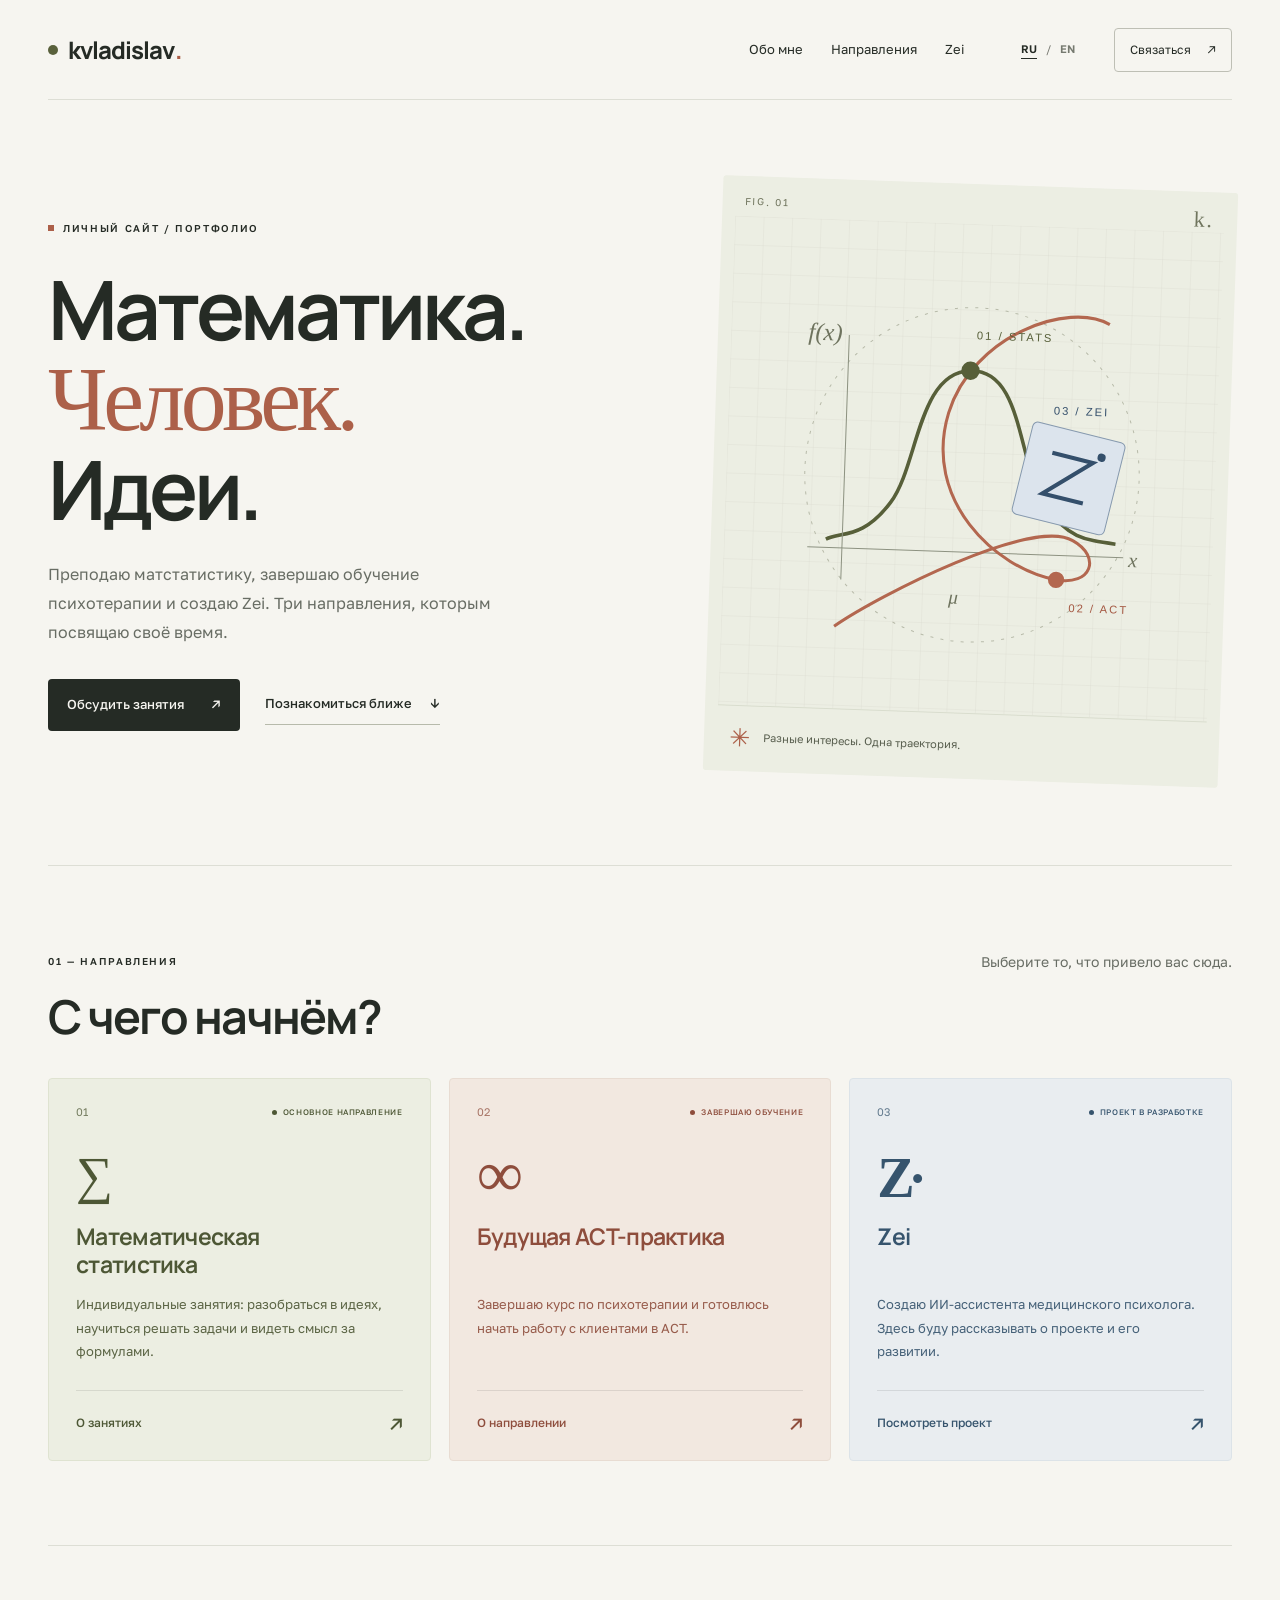
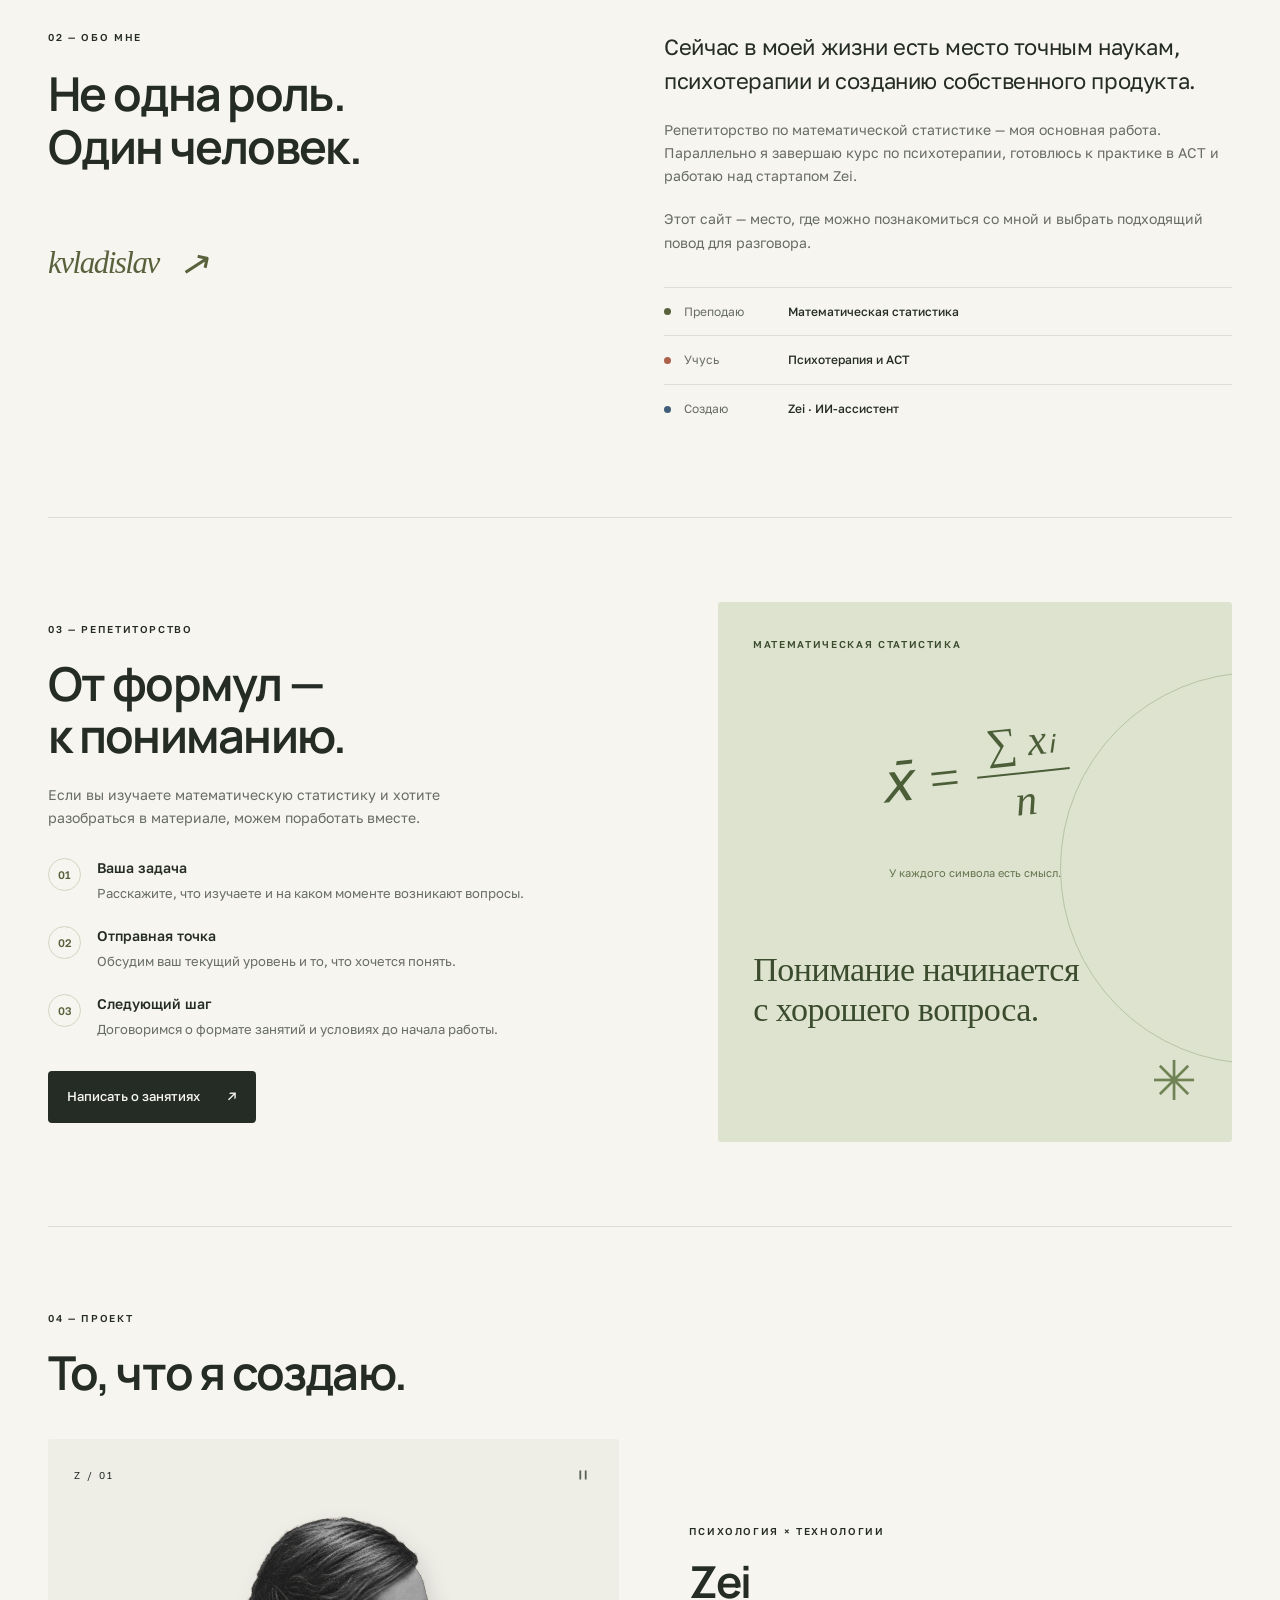
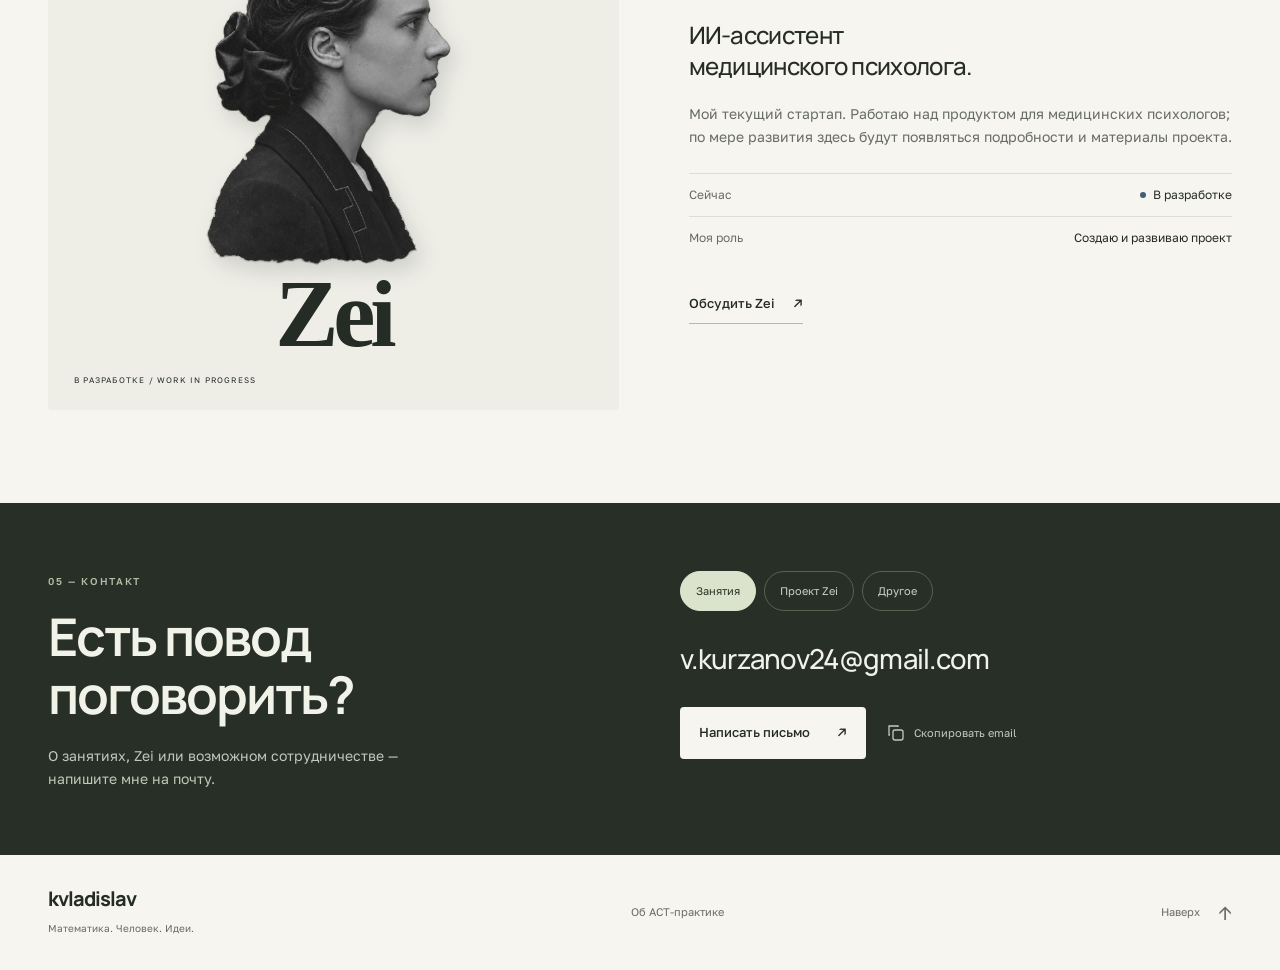
<file: index.html>
<!doctype html>
<html lang="ru">
<head>
  <meta charset="utf-8"><meta name="viewport" content="width=device-width, initial-scale=1">
  <title>kvladislav — матстатистика, ACT и Zei</title>
  <meta name="description" content="Личный сайт kvladislav: матстатистика, обучение психотерапии и стартап Zei.">
  <meta name="theme-color" content="#f6f5f0">
  <link rel="icon" href="favicon.svg" type="image/svg+xml"><link rel="stylesheet" href="styles.css"><link rel="stylesheet" href="zei-logo.css">
  <script defer src="content.js"></script><script defer src="app.js"></script>
</head>
<body id="top" data-page="home">
  <a class="skip-link" href="#main" data-i18n="skip">К содержимому</a>
  <header class="site-header wrap">
    <a class="brand" href="index.html" data-page-link data-i18n-aria="homeLabel"><span class="brand-dot"></span><span data-name>kvladislav</span><span class="brand-period">.</span></a>
    <nav class="desktop-nav" aria-label="Основная навигация" data-i18n-aria="navLabel"><a href="#about" data-i18n="navAbout">Обо мне</a><a href="#directions" data-i18n="navDirections">Направления</a><a href="#zei" data-i18n="navProject">Zei</a></nav>
    <div class="header-actions"><div class="language-switch" role="group" data-i18n-aria="languageLabel"><button data-language="ru" aria-label="Русский" aria-pressed="true">RU</button><span>/</span><button data-language="en" aria-label="English" aria-pressed="false">EN</button></div><a class="header-contact" href="#contact"><span data-i18n="navContact">Связаться</span><span aria-hidden="true">↗</span></a></div>
  </header>
  <main id="main">
    <section class="hero wrap" aria-labelledby="hero-heading">
      <div class="hero-copy"><p class="eyebrow"><span class="tiny-square"></span><span data-i18n="eyebrow">ЛИЧНЫЙ САЙТ / ПОРТФОЛИО</span></p>
        <h1 id="hero-heading"><span data-i18n="heroOne">Математика.</span><span class="serif terracotta" data-i18n="heroTwo">Человек.</span><span data-i18n="heroThree">Идеи.</span></h1>
        <p class="hero-intro" data-i18n="intro">Преподаю матстатистику, завершаю обучение психотерапии и создаю Zei. Три направления, которым посвящаю своё время.</p>
        <div class="hero-buttons"><a class="button dark" data-mail="stats" href="mailto:v.kurzanov24@gmail.com"><span data-i18n="primaryCta">Обсудить занятия</span><span aria-hidden="true">↗</span></a><a class="text-link" href="#about"><span data-i18n="secondaryCta">Познакомиться ближе</span><span aria-hidden="true">↓</span></a></div>
      </div>
      <figure class="hero-art">
        <div class="art-corner top-left" aria-hidden="true">FIG. 01</div><div class="art-corner top-right" aria-hidden="true">k.</div>
        <svg class="trajectory" viewBox="0 0 480 480" role="img" data-i18n-aria="graphicLabel">
          <defs><pattern id="grid" width="28" height="28" patternUnits="userSpaceOnUse"><path d="M 28 0 L 0 0 0 28" fill="none" stroke="#dadbd0" stroke-width=".7"/></pattern></defs>
          <rect width="480" height="480" fill="url(#grid)"/>
          <circle cx="241" cy="246" r="164" fill="none" stroke="#b8bbaa" stroke-width="1" stroke-dasharray="3 7"/>
          <path d="M100 314 C115 306 136 313 162 276 C188 240 184 147 236 144 C289 141 285 237 315 274 C336 304 353 306 384 309" fill="none" stroke="#575f39" stroke-width="3.5"/>
          <path d="M82 322 H392 M116 353 V113" fill="none" stroke="#8d9281" stroke-width="1"/>
          <path d="M371 94 C330 72 237 109 216 186 C193 272 267 337 327 346 C362 351 371 322 342 307 C302 285 154 367 111 399" fill="none" stroke="#b3674f" stroke-width="3"/>
          <circle cx="236" cy="144" r="9" fill="#575f39"/><circle cx="327" cy="346" r="8" fill="#b3674f"/>
          <g transform="translate(300 191) rotate(12)"><rect width="93" height="93" rx="5" fill="#dce4ed" stroke="#879aaf"/><path d="M25 26 H66 L25 67 H66" fill="none" stroke="#344f6b" stroke-width="4"/><circle cx="73" cy="19" r="4" fill="#344f6b"/></g>
          <g fill="#6e735e" font-family="Georgia,serif" font-style="italic"><text x="76" y="119" font-size="24">f(x)</text><text x="397" y="331" font-size="20">x</text><text x="222" y="373" font-size="19">μ</text></g>
          <g font-family="Arial,sans-serif" font-size="11" letter-spacing="2"><text x="241" y="113" fill="#575f39">01 / STATS</text><text x="340" y="377" fill="#a35640">02 / ACT</text><text x="319" y="184" fill="#344f6b">03 / ZEI</text></g>
        </svg>
        <figcaption><span class="small-star" aria-hidden="true">✳</span><span data-i18n="graphicCaption">Разные интересы. Одна траектория.</span></figcaption>
      </figure>
    </section>
    <section class="directions wrap section" id="directions" aria-labelledby="directions-heading">
      <div class="section-top"><p class="eyebrow" data-i18n="directionLabel">01 — НАПРАВЛЕНИЯ</p><p class="quiet" data-i18n="directionIntro">Выберите то, что привело вас сюда.</p></div>
      <h2 id="directions-heading" data-i18n="directionTitle">С чего начнём?</h2>
      <div class="direction-grid">
        <a class="direction-card stats-card" href="#tutoring"><div class="card-top"><span class="card-number">01</span><span class="status"><i></i><span data-i18n="statsStatus">ОСНОВНОЕ НАПРАВЛЕНИЕ</span></span></div><span class="direction-symbol" aria-hidden="true">∑</span><h3 data-i18n="statsTitle">Математическая статистика</h3><p data-i18n="statsShort">Индивидуальные занятия: разобраться в идеях, научиться решать задачи и видеть смысл за формулами.</p><span class="card-link"><span data-i18n="statsLink">О занятиях</span><span aria-hidden="true">↗</span></span></a>
        <a class="direction-card act-card" href="act.html" data-page-link><div class="card-top"><span class="card-number">02</span><span class="status"><i></i><span data-i18n="actStatus">ЗАВЕРШАЮ ОБУЧЕНИЕ</span></span></div><span class="direction-symbol loop" aria-hidden="true">∞</span><h3 data-i18n="actTitle">Будущая ACT-практика</h3><p data-i18n="actShort">Завершаю курс по психотерапии и готовлюсь начать работу с клиентами в ACT.</p><span class="card-link"><span data-i18n="actLink">О направлении</span><span aria-hidden="true">↗</span></span></a>
        <a class="direction-card zei-card" href="#zei"><div class="card-top"><span class="card-number">03</span><span class="status"><i></i><span data-i18n="zeiStatus">ПРОЕКТ В РАЗРАБОТКЕ</span></span></div><span class="direction-symbol zei-symbol" aria-hidden="true">Z<span>·</span></span><h3 data-i18n="zeiTitle">Zei</h3><p data-i18n="zeiShort">Создаю ИИ-ассистента медицинского психолога. Здесь буду рассказывать о проекте и его развитии.</p><span class="card-link"><span data-i18n="zeiLink">Посмотреть проект</span><span aria-hidden="true">↗</span></span></a>
      </div>
    </section>
    <section id="about" class="about section wrap" aria-labelledby="about-heading">
      <div><p class="eyebrow" data-i18n="aboutLabel">02 — ОБО МНЕ</p><h2 class="multiline" id="about-heading" data-i18n="aboutTitle">Не одна роль.&#10;Один человек.</h2><div class="signature" aria-hidden="true"><span data-name>kvladislav</span><span class="signature-arrow">↗</span></div></div>
      <div class="about-copy"><p class="lead" data-i18n="aboutLead">Сейчас в моей жизни есть место точным наукам, психотерапии и созданию собственного продукта.</p><p data-i18n="aboutBody">Репетиторство по математической статистике — моя основная работа. Параллельно я завершаю курс по психотерапии, готовлюсь к практике в ACT и работаю над стартапом Zei.</p><p data-i18n="aboutNote">Этот сайт — место, где можно познакомиться со мной и выбрать подходящий повод для разговора.</p><div class="path-list"><div><span class="path-dot olive-bg"></span><span data-i18n="pathOne">Преподаю</span><strong data-i18n="pathOneText">Математическая статистика</strong></div><div><span class="path-dot terra-bg"></span><span data-i18n="pathTwo">Учусь</span><strong data-i18n="pathTwoText">Психотерапия и ACT</strong></div><div><span class="path-dot blue-bg"></span><span data-i18n="pathThree">Создаю</span><strong data-i18n="pathThreeText">Zei · ИИ-ассистент</strong></div></div></div>
    </section>
    <section id="tutoring" class="tutoring section wrap" aria-labelledby="tutor-heading">
      <div class="tutor-copy"><p class="eyebrow" data-i18n="tutorLabel">03 — РЕПЕТИТОРСТВО</p><h2 id="tutor-heading" class="multiline" data-i18n="tutorTitle">От формул —&#10;к пониманию.</h2><p class="section-intro" data-i18n="tutorText">Если вы изучаете математическую статистику и хотите разобраться в материале, можем поработать вместе.</p><ol class="lesson-steps"><li><div><h3 data-i18n="tutorStepOne">Ваша задача</h3><p data-i18n="tutorStepOneText">Расскажите, что изучаете и на каком моменте возникают вопросы.</p></div></li><li><div><h3 data-i18n="tutorStepTwo">Отправная точка</h3><p data-i18n="tutorStepTwoText">Обсудим ваш текущий уровень и то, что хочется понять.</p></div></li><li><div><h3 data-i18n="tutorStepThree">Следующий шаг</h3><p data-i18n="tutorStepThreeText">Договоримся о формате занятий и условиях до начала работы.</p></div></li></ol><a class="button dark" data-mail="stats" href="mailto:v.kurzanov24@gmail.com"><span data-i18n="tutorCta">Написать о занятиях</span><span aria-hidden="true">↗</span></a></div>
      <aside class="tutor-poster"><p class="eyebrow" data-i18n="tutorAsideCaption">МАТЕМАТИЧЕСКАЯ СТАТИСТИКА</p><div class="poster-formula" aria-hidden="true"><span class="formula-x">x̄ = <span class="fraction"><span>∑ xᵢ</span><span>n</span></span></span></div><p class="formula-caption" data-i18n="formulaCaption">У каждого символа есть смысл.</p><p class="poster-quote serif multiline" data-i18n="tutorAside">Понимание начинается&#10;с хорошего вопроса.</p><span class="poster-star" aria-hidden="true">✳</span></aside>
    </section>
    <section id="zei" class="project section wrap" aria-labelledby="project-heading"><p class="eyebrow" data-i18n="projectLabel">04 — ПРОЕКТ</p><h2 id="project-heading" data-i18n="projectHeadline">То, что я создаю.</h2><div class="project-showcase"><div class="zei-art">
  <div class="zei-art-top"><span>Z / 01</span><button class="zei-motion-toggle" type="button" data-zei-toggle data-i18n-aria="zeiPause" aria-label="Приостановить анимацию Zei"><svg viewBox="0 0 20 20" width="18" height="18" aria-hidden="true"><path class="zei-pause-icon" d="M7 5v10M13 5v10" fill="none" stroke="currentColor" stroke-width="2"/><path class="zei-play-icon" d="m7 4 9 6-9 6Z" fill="currentColor"/></svg></button></div>
  <div class="zei-logo-stage" role="img" data-i18n-aria="zeiLogoLabel" aria-label="Zei — рваный фотопортрет Блюмы Зейгарник с расходящимися чернильными волнами">
    <svg class="zei-waves" viewBox="0 0 500 600" fill="none" aria-hidden="true"><defs><g id="zei-ink-loop" stroke="currentColor" stroke-width="1.25" stroke-linecap="round" stroke-linejoin="round">
    <path d="M252 37 C273 35 293 40 311 46 C332 51 351 63 366 78 C382 92 396 111 406 130 C418 151 426 173 432 196 C437 218 437 237 440 258 C444 281 441 302 442 323 C443 346 437 368 434 389 C429 410 422 434 412 454 C402 476 388 495 372 511 C357 528 338 541 318 550 C297 561 275 565 253 566 C231 568 208 563 188 558 C165 550 145 540 127 524 C109 510 94 491 81 471 C69 450 60 427 54 404 C47 382 42 358 41 334 C38 311 41 288 43 266 C44 241 48 220 53 197 C60 175 68 153 79 133 C91 113 106 95 123 80 C141 65 161 54 182 46 C203 39 227 36 248 38 C254 38 260 39 266 40"/>
    <path d="M407 133 C419 156 425 176 430 196" opacity=".50" stroke-width=".7"/>
    <path d="M87 479 C99 497 114 515 132 527" opacity=".43" stroke-width=".7"/>
    <path d="M221 569 C236 572 251 571 264 570" opacity=".38" stroke-width=".65"/>
  </g></defs><g class="zei-wave"><use href="#zei-ink-loop"/></g><g class="zei-wave"><use href="#zei-ink-loop"/></g><g class="zei-wave"><use href="#zei-ink-loop"/></g><g class="zei-wave"><use href="#zei-ink-loop"/></g></svg>
    <div class="zei-portrait-sway"><img class="zei-portrait" src="assets/zei-profile-torn-cutout.png" width="1117" height="1408" alt="" loading="lazy" decoding="async"></div>
    <span class="zei-print-wordmark" aria-hidden="true">Zei</span>
  </div>
  <p data-i18n="projectWordmarkCaption">В РАЗРАБОТКЕ / WORK IN PROGRESS</p>
</div><div class="project-copy"><p class="eyebrow" data-i18n="projectCategory">ПСИХОЛОГИЯ × ТЕХНОЛОГИИ</p><h3 data-i18n="projectTitle">Zei</h3><p class="project-description multiline" data-i18n="projectDescription">ИИ-ассистент&#10;медицинского психолога.</p><p class="project-body" data-i18n="projectBody">Мой текущий стартап. Работаю над продуктом для медицинских психологов; по мере развития здесь будут появляться подробности и материалы проекта.</p><dl class="project-facts"><div><dt data-i18n="projectStage">Сейчас</dt><dd><i class="blue-bg"></i><span data-i18n="projectStageValue">В разработке</span></dd></div><div><dt data-i18n="projectRole">Моя роль</dt><dd data-i18n="projectRoleValue">Создаю и развиваю проект</dd></div></dl><a class="text-link" data-mail="project" href="mailto:v.kurzanov24@gmail.com"><span data-i18n="projectCta">Обсудить Zei</span><span aria-hidden="true">↗</span></a></div></div></section>
    <section id="contact" class="contact" aria-labelledby="contact-heading"><div class="wrap contact-inner"><div><p class="eyebrow" data-i18n="contactLabel">05 — КОНТАКТ</p><h2 id="contact-heading" class="multiline" data-i18n="contactTitle">Есть повод&#10;поговорить?</h2><p data-i18n="contactIntro">О занятиях, Zei или возможном сотрудничестве — напишите мне на почту.</p></div><div class="contact-action"><div class="topic-switch" role="group" data-i18n-aria="contactSubjectLabel"><button data-topic="stats" aria-pressed="true" data-i18n="contactStats">Занятия</button><button data-topic="project" aria-pressed="false" data-i18n="contactProject">Проект Zei</button><button data-topic="other" aria-pressed="false" data-i18n="contactOther">Другое</button></div><a class="email-address" data-mail="selected" href="mailto:v.kurzanov24@gmail.com" data-email>v.kurzanov24@gmail.com</a><div class="contact-buttons"><a class="button light" data-mail="selected" href="mailto:v.kurzanov24@gmail.com"><span data-i18n="emailCta">Написать письмо</span><span aria-hidden="true">↗</span></a><button class="copy-button" data-copy data-i18n-aria="copyLabel"><svg width="20" height="20" viewBox="0 0 20 20" fill="none" stroke="currentColor" stroke-width="1.3" aria-hidden="true"><rect x="7" y="7" width="10" height="10" rx="2"/><path d="M12 4V3H3v9h1"/></svg><span data-i18n="copyLabel">Скопировать email</span></button></div><p id="copy-status" role="status" aria-live="polite"></p></div></div></section>
  </main>
  <footer class="site-footer wrap"><div><a class="brand" href="#top" data-name>kvladislav</a><p data-i18n="footerLine">Математика. Человек. Идеи.</p></div><a href="act.html" data-page-link data-i18n="footerAct">Об ACT-практике</a><a class="back-top" href="#top"><span data-i18n="backTop">Наверх</span><span aria-hidden="true">↑</span></a></footer>
</body>
</html>
</file>
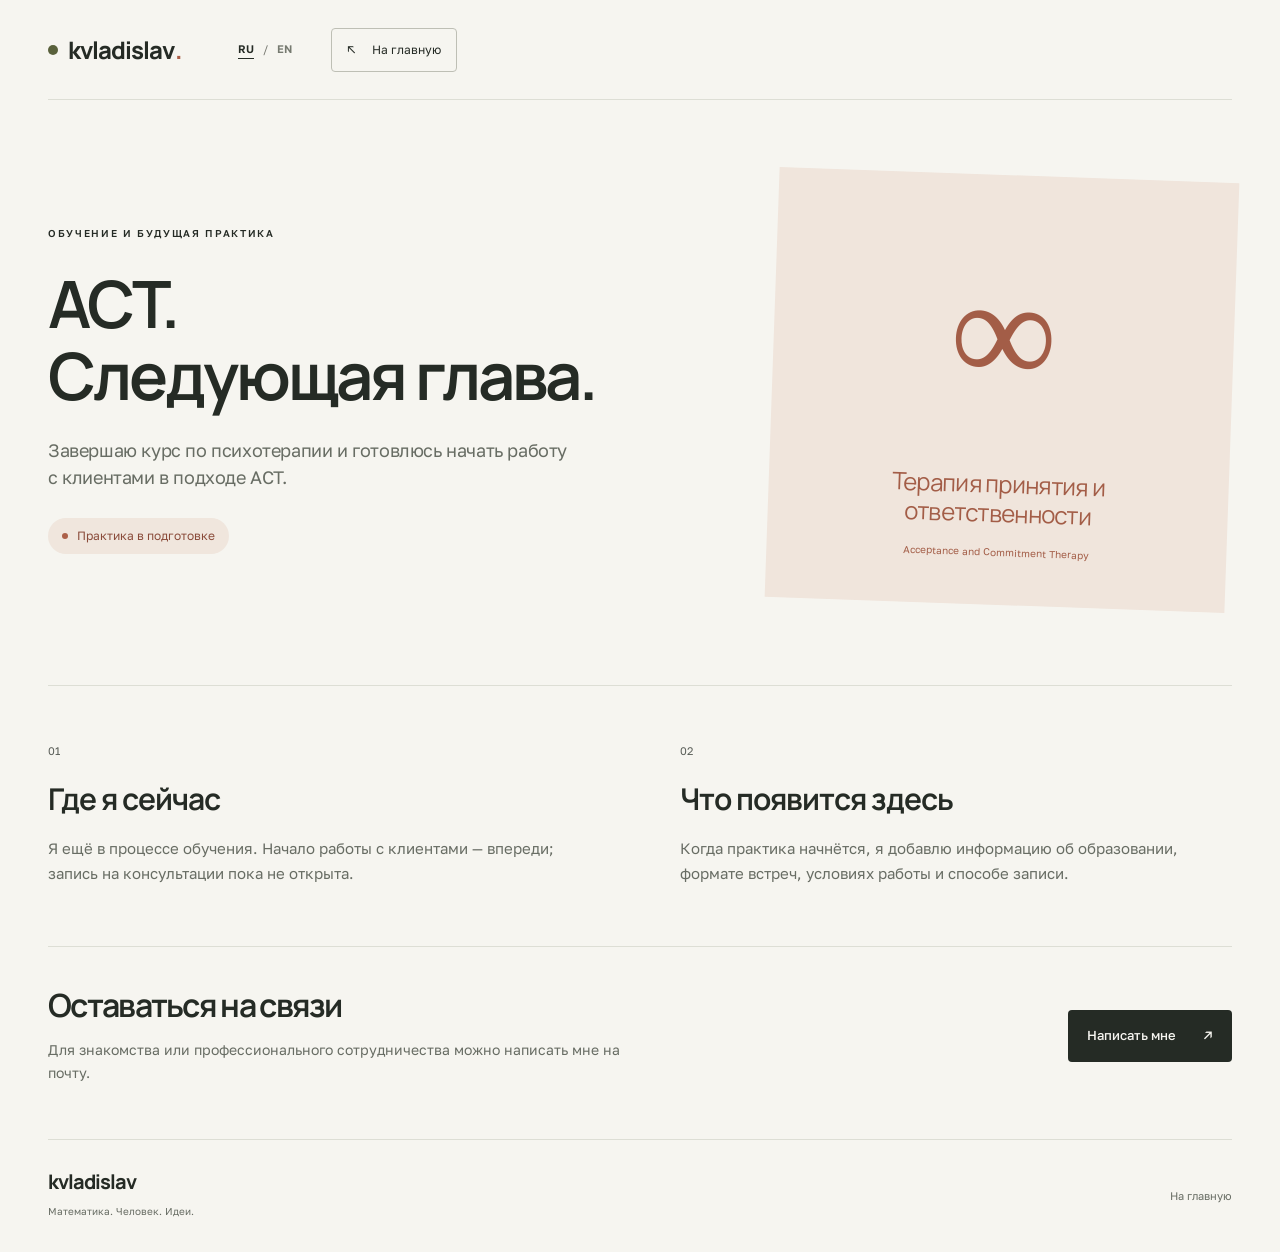
<file: act.html>
<!doctype html>
<html lang="ru"><head><meta charset="utf-8"><meta name="viewport" content="width=device-width, initial-scale=1"><title>ACT — будущая практика · kvladislav</title><meta name="description" content="Обучение психотерапии и подготовка к ACT-практике."><meta name="theme-color" content="#f6f5f0"><link rel="icon" href="favicon.svg" type="image/svg+xml"><link rel="stylesheet" href="styles.css"><script defer src="content.js"></script><script defer src="app.js"></script></head>
<body id="top" data-page="act"><a class="skip-link" href="#main" data-i18n="skip">К содержимому</a><header class="site-header wrap"><a class="brand" href="index.html" data-page-link data-i18n-aria="homeLabel"><span class="brand-dot"></span><span data-name>kvladislav</span><span class="brand-period">.</span></a><div class="header-actions"><div class="language-switch" role="group" data-i18n-aria="languageLabel"><button data-language="ru" aria-label="Русский" aria-pressed="true">RU</button><span>/</span><button data-language="en" aria-label="English" aria-pressed="false">EN</button></div><a class="header-contact" href="index.html" data-page-link><span aria-hidden="true">↖</span><span data-i18n="backHome">На главную</span></a></div></header>
<main id="main" class="wrap act-main"><section class="act-hero"><div><p class="eyebrow" data-i18n="actEyebrow">ОБУЧЕНИЕ И БУДУЩАЯ ПРАКТИКА</p><h1 class="multiline" data-i18n="actHero">ACT.&#10;Следующая глава.</h1><p class="lead" data-i18n="actLead">Завершаю курс по психотерапии и готовлюсь начать работу с клиентами в подходе ACT.</p><span class="act-status"><i class="terra-bg"></i><span data-i18n="actStatusShort">Практика в подготовке</span></span></div><div class="act-art"><span aria-hidden="true">∞</span><p data-i18n="actFullName">Терапия принятия и ответственности</p><small data-i18n="actFullNameEn">Acceptance and Commitment Therapy</small></div></section><section class="act-info"><article><span class="card-number">01</span><h2 data-i18n="actCurrentTitle">Где я сейчас</h2><p data-i18n="actCurrentText">Я ещё в процессе обучения. Начало работы с клиентами — впереди; запись на консультации пока не открыта.</p></article><article><span class="card-number">02</span><h2 data-i18n="actNextTitle">Что появится здесь</h2><p data-i18n="actNextText">Когда практика начнётся, я добавлю информацию об образовании, формате встреч, условиях работы и способе записи.</p></article></section><section class="act-contact"><div><h2 data-i18n="actContactTitle">Оставаться на связи</h2><p data-i18n="actContactText">Для знакомства или профессионального сотрудничества можно написать мне на почту.</p></div><a class="button dark" data-mail="other" href="mailto:v.kurzanov24@gmail.com"><span data-i18n="actContactCta">Написать мне</span><span aria-hidden="true">↗</span></a></section></main><footer class="site-footer wrap"><div><a class="brand" href="index.html" data-page-link data-name>kvladislav</a><p data-i18n="footerLine">Математика. Человек. Идеи.</p></div><a href="index.html" data-page-link data-i18n="backHome">На главную</a></footer></body></html>
</file>
<file: styles.css>
@import url('https://fonts.googleapis.com/css2?family=Golos+Text:wght@400;450;500;550;600;650;700;750&family=Manrope:wght@400;500;600;650;700;750;800&display=swap');
:root{--paper:#f6f5f0;--ink:#252b25;--muted:#686d64;--line:#ddded5;--olive:#59613c;--terra:#ac6049;--blue:#405d79;--sans:'Golos Text',Arial,sans-serif;--display:'Manrope','Golos Text',Arial,sans-serif}
*{box-sizing:border-box}html{scroll-behavior:smooth;scroll-padding-top:30px}body{margin:0;background:var(--paper);color:var(--ink);font-family:var(--sans);font-size:16px;line-height:1.65;-webkit-font-smoothing:antialiased}button,a{-webkit-tap-highlight-color:transparent}a{color:inherit;text-decoration:none}button{font:inherit;cursor:pointer}button,a{touch-action:manipulation}button{color:inherit}a:focus-visible,button:focus-visible{outline:3px solid #a5683d;outline-offset:5px}button:disabled{cursor:default}::selection{background:#d8ddc3}h1,h2,h3,p,figure{margin:0}h1,h2,h3{font-family:var(--display);line-height:1.13;font-weight:650}h2{font-size:clamp(32px,3.65vw,48px);letter-spacing:-1.7px}h3{font-size:24px;letter-spacing:-.7px}p{overflow-wrap:break-word}.wrap{width:min(1200px,calc(100% - 96px));margin-inline:auto}.section{padding-block:84px;border-top:1px solid var(--line)}.eyebrow{font-size:10px;font-weight:550;line-height:1.5;letter-spacing:1.65px}.quiet{font-size:14px;color:var(--muted)}.multiline{white-space:pre-line}.serif{font-family:Georgia,'Times New Roman',serif;font-weight:400}.terracotta{color:var(--terra)}.olive-bg{background:var(--olive)}.terra-bg{background:var(--terra)}.blue-bg{background:var(--blue)}.skip-link{position:fixed;top:-80px;left:20px;background:var(--ink);color:white;padding:12px 20px;z-index:20}.skip-link:focus{top:12px}
.site-header{height:100px;display:flex;align-items:center;gap:50px;border-bottom:1px solid var(--line)}.brand{font-family:var(--display);font-weight:750;letter-spacing:-1px;font-size:24px;display:inline-flex;align-items:center;line-height:1}.brand-dot{width:10px;height:10px;background:var(--olive);margin-right:10px;border-radius:50%}.brand-period{color:var(--terra);margin-left:1px}.desktop-nav{display:flex;gap:28px;margin-left:auto;font-size:13px}.desktop-nav a:hover{color:var(--terra)}.header-actions{display:flex;align-items:center;gap:32px}.language-switch{display:flex;align-items:center;gap:2px;font-size:11px;color:#74766e}.language-switch button{background:none;border:0;padding:12px 7px;font-size:11px;font-weight:600;min-height:44px}.language-switch button[aria-pressed=true]{color:var(--ink);text-decoration:underline;text-underline-offset:5px}.language-switch button[aria-pressed=false]{color:#767a70}.header-contact{font-size:12px;display:flex;gap:16px;align-items:center;border:1px solid #bebfb5;border-radius:4px;padding:10px 15px;min-height:44px}.header-contact:hover{background:#eaece2}
.hero{display:grid;grid-template-columns:1.15fr 1fr;gap:50px;align-items:center;padding-block:72px 86px}.hero-copy>.eyebrow{display:flex;gap:9px;align-items:center;margin-bottom:30px}.tiny-square{width:6px;height:6px;background:var(--terra)}h1{font-size:clamp(58px,6.4vw,84px);letter-spacing:-4px;line-height:1.05}.hero h1 span{display:block}.hero h1 .serif{font-size:1.12em;letter-spacing:-4.5px;line-height:1.03}.hero-intro{font-size:16px;line-height:1.8;color:var(--muted);max-width:450px;margin-top:28px}.hero-buttons{display:flex;align-items:center;gap:25px;margin-top:32px;flex-wrap:wrap}.button{display:inline-flex;gap:27px;justify-content:space-between;align-items:center;min-height:52px;border-radius:4px;padding:14px 19px;font-size:13px;font-weight:500;transition:background .2s,transform .2s}.button:hover{transform:translateY(-2px)}.button.dark{background:var(--ink);color:var(--paper)}.button.dark:hover{background:var(--olive)}.button.light{background:var(--paper);color:var(--ink)}.button.light:hover{background:#e7e9d7}.text-link{display:inline-flex;align-items:center;gap:18px;font-size:13px;font-weight:500;padding-block:9px;border-bottom:1px solid #b7baab}.text-link:hover{color:var(--terra)}.hero-art{position:relative;background:#eceee3;min-width:0;border-radius:3px;padding:40px 13px 0;transform:rotate(2deg);margin:12px 4px 0 8px}.trajectory{display:block;width:100%;height:auto}.art-corner{position:absolute;top:17px;font-size:10px;letter-spacing:1.7px;color:#70755e}.top-left{left:22px}.top-right{right:24px;font-family:Georgia,serif;font-size:22px;line-height:1}.hero-art figcaption{display:flex;align-items:center;gap:13px;font-size:11px;padding:18px 12px 22px;color:#575d4d;border-top:1px solid #d9ddce}.small-star{font-size:25px;line-height:1;color:var(--terra)}
.section-top{display:flex;justify-content:space-between;align-items:center;gap:20px;margin-bottom:16px}.direction-grid{display:grid;grid-template-columns:repeat(3,minmax(0,1fr));gap:18px;margin-top:36px}.direction-card{padding:24px 27px 21px;border:1px solid var(--line);display:flex;flex-direction:column;min-height:380px;border-radius:4px;transition:transform .2s,box-shadow .2s}.direction-card:hover{transform:translateY(-5px);box-shadow:0 12px 28px #252b250b}.stats-card{background:#eceee2;color:#4d5735;border-color:#dfe3d1}.act-card{background:#f2e8e0;color:#8e4d3c;border-color:#e8dcd2}.zei-card{background:#e9edf0;color:#36546d;border-color:#dce3e8}.card-top{display:flex;align-items:center;justify-content:space-between;gap:12px}.card-number{font-size:11px;opacity:.75}.status{font-size:8px;font-weight:500;letter-spacing:.65px;display:flex;align-items:center;gap:6px}.status i{height:5px;width:5px;flex-shrink:0;border-radius:50%;background:currentColor}.direction-symbol{font-family:Georgia,serif;font-size:52px;line-height:1;margin:29px 0 20px;height:53px}.direction-symbol.loop{font-size:65px;line-height:.75}.zei-symbol{font-family:var(--display);font-weight:650;font-size:56px;letter-spacing:-4px}.zei-symbol span{font-size:55px}.direction-card h3{font-size:23px;line-height:1.2;max-width:260px;min-height:56px}.direction-card p{font-size:13px;line-height:1.8;margin-top:14px;flex:1;opacity:.91}.card-link{border-top:1px solid #00000018;padding-top:17px;margin-top:26px;display:flex;justify-content:space-between;align-items:center;font-size:12px;font-weight:500}.card-link>span:last-child{font-size:19px}
.about{display:grid;grid-template-columns:1fr 1.1fr;gap:100px}.about h2{margin-top:22px}.signature{display:flex;align-items:center;gap:22px;font-family:Georgia,serif;font-size:31px;font-style:italic;letter-spacing:-1.5px;color:var(--olive);margin-top:60px}.signature .signature-arrow{font-style:normal;font-size:37px;transform:rotate(12deg)}.lead{font-size:22px;line-height:1.55;letter-spacing:-.4px}.about-copy>p:not(.lead){font-size:14px;color:var(--muted);margin-top:20px}.path-list{margin-top:33px}.path-list>div{border-top:1px solid var(--line);padding:14px 0;display:grid;grid-template-columns:8px 92px 1fr;gap:12px;align-items:center;font-size:12px}.path-dot{width:7px;height:7px;border-radius:50%}.path-list strong{font-weight:500}.path-list>div>span:nth-child(2){color:var(--muted)}
.tutoring{display:grid;grid-template-columns:1.1fr 1fr;gap:105px;align-items:center}.tutor-copy h2{margin-top:20px}.section-intro{font-size:14px;color:var(--muted);margin-top:21px;max-width:460px}.lesson-steps{list-style:none;padding:0;margin:28px 0 30px;counter-reset:lesson}.lesson-steps li{display:flex;gap:16px;counter-increment:lesson;margin-bottom:21px}.lesson-steps li:before{content:'0' counter(lesson);font-size:11px;font-weight:550;color:var(--olive);border:1px solid #d1d7c0;border-radius:50%;height:31px;width:31px;display:flex;align-items:center;justify-content:center;flex-shrink:0;margin-top:1px}.lesson-steps h3{font-family:var(--sans);font-size:14px;letter-spacing:0;font-weight:550;line-height:1.5}.lesson-steps p{font-size:13px;color:var(--muted);line-height:1.7;margin-top:4px}.tutor-poster{background:#dde3cf;color:#3b4b2d;min-height:540px;padding:35px;position:relative;overflow:hidden;border-radius:3px;display:flex;flex-direction:column;justify-content:space-between}.tutor-poster:after{content:'';width:390px;height:390px;position:absolute;right:-220px;top:70px;border:1px solid #b7c3a4;border-radius:50%}.poster-formula{font-family:Georgia,serif;margin-top:65px;display:flex;align-items:center;justify-content:center;flex-direction:row-reverse;gap:8px;color:#4c5e38;transform:rotate(-6deg);font-style:italic}.formula-x{font-size:54px;display:flex;gap:15px;align-items:center}.fraction{display:inline-flex;flex-direction:column;line-height:1;font-size:43px;text-align:center}.fraction>span:first-child{padding:0 12px 9px;border-bottom:2px solid #4c5e38}.fraction>span:last-child{padding-top:5px}.formula-caption{font-size:11px;margin:30px 0 60px;text-align:center;color:#64744d}.poster-quote{font-size:34px;line-height:1.18;letter-spacing:-.5px;z-index:1;max-width:340px}.poster-star{font-size:55px;align-self:flex-end;line-height:1;margin-top:14px;color:#718255}
.project h2{margin-top:20px}.project-showcase{display:grid;grid-template-columns:1.05fr 1fr;gap:70px;margin-top:40px;align-items:center}.zei-art{background:#dce4ec;aspect-ratio:1.04;position:relative;display:flex;flex-direction:column;justify-content:space-between;overflow:hidden;border-radius:3px;color:#344d65;padding:26px}.zei-art-top{display:flex;justify-content:space-between;letter-spacing:2px;font-size:10px;z-index:1}.zei-art-top>span:last-child{font-size:22px;line-height:1}.zei-wordmark{font-family:var(--display);font-size:150px;line-height:1;font-weight:650;letter-spacing:-13px;align-self:center;position:relative;z-index:1;padding-right:27px}.zei-wordmark>span{font-size:60px;position:absolute;top:4px;right:-23px;color:#54718d}.zei-art>p{font-size:9px;letter-spacing:1.4px;z-index:1}.zei-orbit{position:absolute;border:1px solid #b2c2d0;left:-12%;top:17%;width:120%;height:70%;border-radius:50%;transform:rotate(-35deg)}.zei-orbit:after{content:'';position:absolute;border:1px solid #b2c2d0;width:100%;height:100%;border-radius:50%;transform:rotate(55deg)}.project-copy h3{font-size:44px;letter-spacing:-2px;margin:18px 0 12px}.project-description{font-size:24px;font-family:var(--display);font-weight:500;letter-spacing:-.7px;line-height:1.3}.project-body{font-size:14px;color:var(--muted);margin-top:21px}.project-facts{margin:25px 0;font-size:12px}.project-facts>div{display:flex;justify-content:space-between;gap:20px;padding:11px 0;border-top:1px solid var(--line)}.project-facts dt{color:var(--muted)}.project-facts dd{margin:0;text-align:right;display:flex;gap:7px;align-items:center}.project-facts i{width:6px;height:6px;display:block;border-radius:50%;flex-shrink:0}
.contact{background:#282f27;color:#f1f2e8;margin-top:10px;padding-block:68px 62px}.contact-inner{display:grid;grid-template-columns:1fr 1fr;gap:80px;align-items:center}.contact .eyebrow{color:#b4bca7}.contact h2{font-size:52px;letter-spacing:-2px;margin:19px 0}.contact-inner>div>p:last-child{font-size:14px;color:#c2c8b8;max-width:390px}.topic-switch{display:flex;gap:8px;flex-wrap:wrap}.topic-switch button{background:none;color:#ccd2c2;border:1px solid #586250;border-radius:30px;font-size:11px;padding:9px 15px;min-height:40px}.topic-switch button[aria-pressed=true]{background:#dce3cd;color:#293326;border-color:#dce3cd}.topic-switch button:hover{border-color:#dce3cd}.email-address{font-size:clamp(19px,2.15vw,29px);font-family:var(--display);font-weight:500;letter-spacing:-.7px;display:block;margin:25px 0;overflow-wrap:anywhere}.contact-buttons{display:flex;gap:20px;align-items:center;flex-wrap:wrap}.copy-button{background:none;border:0;color:#c4cbbb;display:flex;align-items:center;gap:8px;font-size:11px;padding:12px 0;min-height:44px}.copy-button:hover{color:white}#copy-status{font-size:12px;color:#dce6cd;min-height:22px;margin-top:12px}.site-footer{display:flex;justify-content:space-between;align-items:center;gap:25px;padding-block:32px;font-size:11px;color:var(--muted)}.site-footer .brand{color:var(--ink);font-size:20px}.site-footer p{font-size:10px;margin-top:9px}.back-top{display:flex;gap:18px;align-items:center;padding:10px 0}.back-top span:last-child{font-size:19px}
.act-main{padding-top:55px}.act-hero{display:grid;grid-template-columns:1.4fr 1fr;gap:80px;align-items:center;padding-block:20px 80px}.act-hero h1{font-size:clamp(48px,5.1vw,70px);line-height:1.1;letter-spacing:-3px;margin-top:27px}.act-hero .lead{font-size:18px;color:var(--muted);margin-top:25px;max-width:530px}.act-status{display:inline-flex;align-items:center;gap:9px;background:#f0e6dd;color:#8a4b3a;font-size:12px;padding:8px 14px;border-radius:30px;margin-top:26px}.act-status i{height:6px;width:6px;border-radius:50%}.act-art{background:#f0e5dc;padding:45px 35px;text-align:center;color:#a35d47;transform:rotate(2deg)}.act-art>span{display:block;font-family:Georgia,serif;font-size:150px;line-height:1.5;font-weight:400}.act-art p{font-family:var(--display);font-size:24px;line-height:1.2;margin-top:25px;letter-spacing:-.7px}.act-art small{font-size:10px;display:block;margin-top:16px}.act-info{display:grid;grid-template-columns:1fr 1fr;gap:80px;padding:50px 0 60px;border-top:1px solid var(--line)}.act-info h2{font-size:30px;letter-spacing:-1px;margin:20px 0}.act-info p{font-size:15px;color:var(--muted)}.act-contact{border-top:1px solid var(--line);border-bottom:1px solid var(--line);padding-block:40px 55px;display:flex;align-items:center;justify-content:space-between;gap:50px}.act-contact h2{font-size:32px}.act-contact p{margin-top:15px;font-size:14px;color:var(--muted);max-width:580px}.act-contact .button{flex-shrink:0}
@media(min-width:1450px){.hero{padding-block:90px 100px}.hero-art{max-width:490px;justify-self:end}}
@media(max-width:1100px){.wrap{width:calc(100% - 64px)}.site-header{gap:25px}.desktop-nav{gap:18px}.header-actions{gap:18px}.hero{gap:30px}.hero h1{font-size:68px}.hero-intro{font-size:15px}.hero-buttons{gap:18px}.hero-buttons .text-link{font-size:12px}.direction-card{padding:22px}.status{font-size:7px;letter-spacing:.2px}.direction-card h3{font-size:21px}.about,.tutoring{gap:60px}.project-showcase{gap:45px}.poster-quote{font-size:29px}.tutor-poster{padding:30px}.contact-inner{gap:40px}.contact-buttons{gap:14px}.act-hero{gap:45px}}
@media(max-width:800px){.wrap{width:calc(100% - 40px)}.site-header{height:80px}.desktop-nav{display:none}.header-actions{margin-left:auto}.hero{gap:25px;padding-block:50px 60px;grid-template-columns:1.1fr .9fr}.hero h1{font-size:53px;letter-spacing:-2.7px}.hero h1 .serif{letter-spacing:-2px}.hero-copy>.eyebrow{font-size:8px;letter-spacing:1px}.hero-intro{font-size:13px;line-height:1.8}.hero-art{padding-top:30px;margin-left:0}.hero-art figcaption{font-size:9px;padding-inline:3px;gap:8px}.section{padding-block:55px}.direction-grid{gap:12px}.direction-card{padding:18px 16px}.card-top{align-items:flex-start;gap:6px}.status{font-size:7px;max-width:125px;line-height:1.5}.direction-card h3{font-size:19px;min-height:68px}.direction-card p{font-size:12px}.card-link{font-size:11px}.about{gap:35px}.about .lead{font-size:19px}.path-list>div{grid-template-columns:7px 65px 1fr;gap:8px;font-size:10px}.tutoring{gap:35px}.tutor-poster{padding:25px;min-height:520px}.tutor-poster .eyebrow{font-size:8px}.poster-quote{font-size:26px}.formula-x{font-size:38px;gap:9px}.fraction{font-size:32px}.project-showcase{gap:30px}.zei-wordmark{font-size:115px}.zei-wordmark>span{font-size:45px;right:-10px}.project-description{font-size:22px}.project-body{font-size:13px}.project-facts{font-size:10px}.contact h2{font-size:44px}.contact-inner{gap:30px}.contact-buttons{gap:8px}.email-address{font-size:21px}.act-hero{gap:30px}.act-hero h1{font-size:52px}.act-art{padding:30px 20px}.act-art>span{font-size:110px}.act-art p{font-size:22px}.act-info{gap:35px}}
@media(max-width:620px){.wrap{width:calc(100% - 40px)}.site-header{height:78px;gap:12px}.brand{font-size:22px}.brand-dot{width:8px;height:8px;margin-right:7px}.header-actions{gap:12px}.header-contact{display:none}.language-switch button{font-size:11px;padding-inline:8px}.hero{grid-template-columns:1fr;padding-block:42px 45px;gap:35px}.hero-copy>.eyebrow{font-size:9px;margin-bottom:27px}.hero h1{font-size:clamp(44px,13.5vw,78px);letter-spacing:-3px}.hero h1 .serif{letter-spacing:-3px}.hero-intro{font-size:15px;max-width:100%;margin-top:24px}.hero-buttons{margin-top:24px;gap:18px}.button{font-size:12px;gap:20px;padding:13px 17px}.hero-buttons .text-link{font-size:11px}.hero-art{width:min(100% - 20px,390px);margin:12px auto 0;transform:rotate(1.5deg);padding-top:32px}.hero-art figcaption{font-size:10px;padding:15px 8px 18px}.trajectory{max-height:345px}.section{padding-block:45px}.section-top{display:block;margin-bottom:18px}.section-top .quiet{font-size:12px;margin-top:10px}h2{font-size:35px;letter-spacing:-1.3px}.direction-grid{grid-template-columns:1fr;margin-top:25px;gap:14px}.direction-card{padding:22px 24px;min-height:0;display:grid;grid-template-columns:58px 1fr;column-gap:16px}.card-top{grid-column:1/-1;align-items:center}.status{font-size:8px;max-width:none;letter-spacing:.4px}.direction-symbol{grid-column:1;grid-row:2/4;margin:28px 0 0;font-size:49px}.direction-card h3{font-size:22px;min-height:0;grid-column:2;max-width:100%;margin-top:26px}.direction-card p{grid-column:2;font-size:13px;margin-top:12px}.card-link{grid-column:1/-1;font-size:12px;margin-top:24px;padding-top:15px}.about,.tutoring{grid-template-columns:1fr;gap:30px}.about h2{margin-top:18px}.signature{margin-top:27px;font-size:27px}.about .lead{font-size:21px}.about-copy>p:not(.lead){font-size:14px}.path-list>div{grid-template-columns:7px 77px 1fr;font-size:12px;gap:10px}.tutor-copy h2{margin-top:18px}.tutor-poster{min-height:390px;padding:28px}.tutor-poster .eyebrow{font-size:10px}.poster-formula{margin-top:25px}.formula-x{font-size:46px}.fraction{font-size:36px}.formula-caption{margin:21px 0 35px}.poster-quote{font-size:31px}.poster-star{position:absolute;bottom:26px;right:25px;font-size:40px}.project-showcase{grid-template-columns:1fr;gap:30px;margin-top:28px}.zei-art{aspect-ratio:1.2;max-height:390px}.zei-wordmark{font-size:132px}.zei-wordmark>span{font-size:55px;right:-18px}.project-copy h3{font-size:40px;margin-top:13px}.project-description{font-size:25px}.project-body{font-size:14px}.project-facts{font-size:12px}.contact{padding-block:45px 30px}.contact-inner{grid-template-columns:1fr;gap:28px}.contact h2{font-size:46px}.contact-inner>div>p:last-child{font-size:14px}.email-address{font-size:clamp(21px,6vw,29px);margin:23px 0}.contact-buttons{gap:19px}.topic-switch button{font-size:11px;padding:9px 15px}.site-footer{flex-wrap:wrap;gap:20px;padding-block:28px}.site-footer>div{flex:0 0 100%}.site-footer p{font-size:11px}.site-footer>a{font-size:12px}.act-main{padding-top:30px}.act-hero{grid-template-columns:1fr;gap:35px;padding-bottom:45px}.act-hero h1{font-size:53px;letter-spacing:-2.5px;margin-top:22px}.act-hero .lead{font-size:17px;margin-top:22px}.act-art{width:calc(100% - 10px);margin:auto;padding:25px 30px}.act-art>span{font-size:130px;line-height:1.2}.act-art p{font-size:24px;margin-top:5px}.act-art small{margin-top:14px}.act-info{grid-template-columns:1fr;gap:35px;padding-block:40px}.act-info h2{font-size:28px;margin:15px 0}.act-contact{flex-direction:column;gap:25px;align-items:flex-start;padding-block:35px 45px}.act-contact h2{font-size:29px}}
@media(prefers-reduced-motion:reduce){html{scroll-behavior:auto}*{transition:none!important;animation:none!important}.direction-card:hover,.button:hover{transform:none}}

@media(max-width:360px){.direction-card{display:flex}.direction-symbol{display:none}.direction-card h3{margin-top:22px}.hero-copy,.hero-art,.about-copy,.tutor-copy,.project-copy{min-width:0}.path-list>div{grid-template-columns:7px 65px minmax(0,1fr)}.path-list strong{overflow-wrap:anywhere}.act-hero h1{font-size:46px}.contact h2{font-size:40px}}
</file>
<file: zei-logo.css>
/* Photographic Zei identity: torn edge, planar sway, fine ink waves. */
.zei-art{display:block;aspect-ratio:1;max-height:none;padding:26px;background:#eeeee7;color:#252b25;container-type:inline-size;isolation:isolate}
.zei-art-top{position:relative;z-index:3;align-items:center}
.zei-art>p{position:absolute;left:26px;right:26px;bottom:22px;font-size:8px;letter-spacing:1.2px}
.zei-logo-stage{position:absolute;inset:0;pointer-events:none}
.zei-waves{position:absolute;left:2%;top:0;width:96%;height:88%;overflow:visible;color:#263448}
.zei-wave{transform-box:view-box;transform-origin:250px 300px;animation:zei-ink-wave 5.6s linear infinite;opacity:0}
.zei-wave:nth-of-type(1){animation-delay:0s;--angle:-2deg}
.zei-wave:nth-of-type(2){animation-delay:-1.4s;--angle:1deg}
.zei-wave:nth-of-type(3){animation-delay:-2.8s;--angle:-.8deg}
.zei-wave:nth-of-type(4){animation-delay:-4.2s;--angle:2deg}
.zei-portrait-sway{position:absolute;left:24%;top:13%;width:52%;height:62%;transform-origin:50% 55%;animation:zei-portrait-sway 5.6s ease-in-out infinite;z-index:1}
.zei-portrait{display:block;width:100%;height:100%;object-fit:contain;filter:drop-shadow(6px 10px 10px #1e231c24);user-select:none;-webkit-user-drag:none}
.zei-print-wordmark{position:absolute;top:75%;left:0;width:100%;text-align:center;z-index:2;font-family:Georgia,'Times New Roman',serif;font-size:82px;font-size:18.3cqw;font-weight:700;line-height:1;letter-spacing:-.055em}
.zei-symbol{font-family:Georgia,'Times New Roman',serif;font-weight:700;letter-spacing:-4px}
.zei-motion-toggle{display:grid;place-items:center;width:36px;height:36px;margin:-8px -8px -8px 0;padding:0;border:0;border-radius:50%;background:transparent;color:#5a6256}
.zei-motion-toggle:hover{background:#252b250a}
.zei-play-icon{display:none}
.zei-art.is-paused .zei-pause-icon{display:none}
.zei-art.is-paused .zei-play-icon{display:block}
.zei-art.is-paused .zei-wave,.zei-art.is-paused .zei-portrait-sway{animation-play-state:paused}
@keyframes zei-portrait-sway{0%,100%{transform:rotate(-4deg)}50%{transform:rotate(4deg)}}
@keyframes zei-ink-wave{0%{transform:scale(.68) rotate(var(--angle));opacity:0}12%{opacity:.55}48%{opacity:.43}80%{opacity:.19}100%{transform:scale(1.14) rotate(var(--angle));opacity:0}}
@media(max-width:800px) and (min-width:621px){.zei-art{padding:18px}.zei-art>p{left:18px;right:18px;bottom:16px;font-size:6px;letter-spacing:.6px}}
@media(max-width:620px){.zei-art>p{bottom:12px;font-size:7px;letter-spacing:.8px}}
@media(prefers-reduced-motion:reduce){.zei-motion-toggle{display:none}.zei-wave{animation:none;opacity:0}.zei-wave:nth-of-type(2){transform:scale(.82);opacity:.25}.zei-wave:nth-of-type(3){transform:scale(1.02);opacity:.13}.zei-portrait-sway{animation:none;transform:rotate(-2deg)}}
</file>
